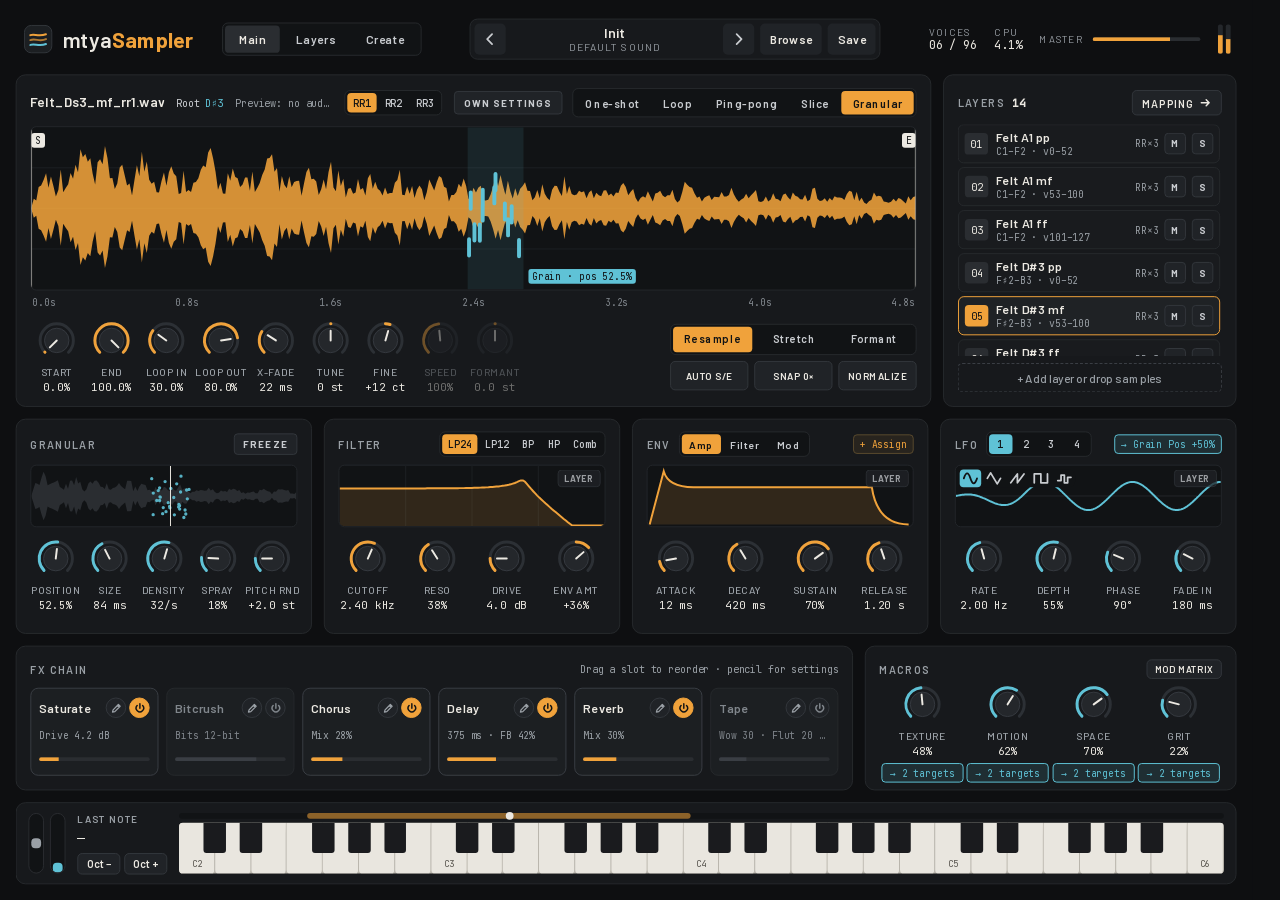
<file: ui/index.html>
<!doctype html>
<html lang="en">
<head>
<meta charset="utf-8">
<meta name="viewport" content="width=device-width, initial-scale=1">
<title>mtyaSampler</title>
<link rel="stylesheet" href="styles.css">
</head>
<body>
<div id="stage">
<div id="app" class="app">

<!-- ===== HEADER (shared by both pages) ===== -->
<header class="top">
  <div class="brand">
    <button class="brand-btn" id="about-btn" aria-label="About mtyaSampler" title="About mtyaSampler">
    <svg width="30" height="30" viewBox="0 0 30 30" aria-hidden="true"><rect x="1" y="1" width="28" height="28" rx="7" fill="#1C1F22" stroke="#33373C"/><path d="M7 11 C11 9 15 13 23 10" fill="none" stroke="var(--acc)" stroke-width="2" stroke-linecap="round"/><path d="M7 16 C12 14 17 18 23 15" fill="none" stroke="var(--acc)" stroke-opacity=".7" stroke-width="2" stroke-linecap="round"/><path d="M7 21 C11 19 16 23 23 20" fill="none" stroke="var(--mod)" stroke-width="2" stroke-linecap="round"/></svg>
    <span class="word">mtya<b>Sampler</b></span>
    </button>
    <nav class="seg neutral nav" aria-label="Pages" id="nav">
      <button data-page="main" aria-pressed="true">Main</button>
      <button data-page="layers" aria-pressed="false">Layers</button>
      <button data-page="create" aria-pressed="false">Create</button>
    </nav>
  </div>
  <div class="preset">
    <button class="icon-btn" aria-label="Previous preset" data-action="presetPrev"><svg width="14" height="14" viewBox="0 0 14 14" aria-hidden="true"><path d="M9 2 L4 7 L9 12" fill="none" stroke="currentColor" stroke-width="1.8" stroke-linecap="round" stroke-linejoin="round"/></svg></button>
    <div class="name"><b id="preset-name">Amber Dust</b><span id="preset-sub">Pads · Textures</span></div>
    <button class="icon-btn" aria-label="Next preset" data-action="presetNext"><svg width="14" height="14" viewBox="0 0 14 14" aria-hidden="true"><path d="M5 2 L10 7 L5 12" fill="none" stroke="currentColor" stroke-width="1.8" stroke-linecap="round" stroke-linejoin="round"/></svg></button>
    <button class="btn" data-action="presetBrowse">Browse</button>
    <button class="btn" data-action="presetSave">Save</button>
  </div>
  <div class="stats">
    <div class="stat"><span>Voices</span><span id="stat-voices">00 / 96</span></div>
    <div class="stat"><span>CPU</span><span id="stat-cpu">0.0%</span></div>
    <div class="master"><span>Master</span><div class="hslider" data-hslider="master_vol"></div></div>
    <div class="meter" aria-hidden="true"><div><i id="meter-l" style="height:0%"></i></div><div><i id="meter-r" style="height:0%"></i></div></div>
  </div>
</header>

<!-- ===== MAIN PAGE ===== -->
<main class="page" id="page-main">
  <div class="row1">
    <section class="panel editor" aria-label="Sample editor">
      <div class="ph" style="height:28px">
        <div class="ph-left" style="align-items:baseline;gap:12px">
          <h2 class="file" id="sel-file">—</h2>
          <span class="meta root-tag">Root <span id="sel-root">C3</span></span>
          <span class="meta" id="sel-file-meta">44.1 kHz · 24-bit · 4.82 s</span>
          <div class="seg mono rr-pick" role="group" aria-label="Round-robin variation to edit" id="rr-pick" hidden></div>
          <button class="toggle own-toggle" id="own-engine" data-own="engine" aria-pressed="false"
                  title="Off: this layer follows the instrument's sample and granular knobs. On: it has its own (playback mode, engine, speed, formant, tune, X-fade, grain settings).">Own settings</button>
        </div>
        <div class="seg lg" role="group" aria-label="Playback mode" data-choice="play_mode"></div>
      </div>
      <div class="well wave" id="wave">
        <svg viewBox="0 0 1000 200" preserveAspectRatio="none" role="img" aria-label="Waveform with start, end and loop markers">
          <path d="M0 50 H1000 M0 150 H1000" stroke="#1C1F23" vector-effect="non-scaling-stroke"/>
          <line x1="0" y1="100" x2="1000" y2="100" stroke="#262A2E" vector-effect="non-scaling-stroke"/>
          <rect id="w-loop" y="0" height="200" fill="var(--acc)" opacity=".1"/>
          <path id="w-path" fill="var(--acc)" fill-opacity=".88"/>
          <rect id="w-pre" x="0" y="0" height="200" fill="#0B0C0D" fill-opacity=".72"/>
          <rect id="w-post" y="0" height="200" fill="#0B0C0D" fill-opacity=".72"/>
          <path id="w-slices" stroke="#ECE9E2" stroke-opacity=".55" stroke-dasharray="3 3" vector-effect="non-scaling-stroke"/>
          <g id="w-grain"><rect id="w-grain-win" y="0" height="200" fill="var(--mod)" fill-opacity=".10"/><path id="w-grains" stroke="var(--mod)" stroke-width="4" stroke-linecap="round" vector-effect="non-scaling-stroke"/></g>
          <path id="w-looplines" stroke="var(--acc)" stroke-width="1.5" vector-effect="non-scaling-stroke"/>
          <path id="w-se" stroke="#ECE9E2" stroke-width="1.5" vector-effect="non-scaling-stroke"/>
          <line id="w-play" y1="0" y2="200" stroke="#fff" vector-effect="non-scaling-stroke" opacity="0"/>
          <path id="w-heads" stroke="#fff" stroke-width="1.5" stroke-opacity=".9" vector-effect="non-scaling-stroke"/>
        </svg>
        <span class="marker se" id="m-s">S</span><span class="marker se" id="m-e">E</span>
        <span class="marker lp" id="m-l1">L</span><span class="marker lp" id="m-l2">L</span>
        <span class="marker gr" id="m-g">Grain</span>
      </div>
      <div class="ruler" aria-hidden="true" id="ruler"></div>
      <div class="editor-foot">
        <div class="knobs tight" id="editor-knobs" data-knobs="loop_xfade,tune,fine,time_speed,formant"></div>
        <div class="editor-tools">
          <div class="seg fill" role="group" aria-label="Pitch and time engine" data-choice="stretch_mode" id="stretch-seg"
               title="Resample: pitch and speed together · Stretch: pitch and speed independent · Formant: pitch without changing the voice's character"></div>
          <div class="tool-row">
            <button class="btn" id="auto-points" data-keep-pop title="Find start and end from the sound level">Auto S/E</button>
            <button class="btn" data-action="snapZero" title="Move this sample's points to zero crossings">Snap 0×</button>
            <button class="btn" data-action="normalize" title="Turn this layer up to 0 dB (files unchanged)">Normalize</button>
          </div>
        </div>
      </div>
    </section>

    <section class="panel minilayers" aria-label="Layers">
      <div class="ph">
        <h2 class="h">Layers <span class="mono" style="letter-spacing:0;color:var(--text);margin-left:4px" id="layer-count">0</span></h2>
        <button class="btn" data-page-link="layers">Mapping <svg width="12" height="12" viewBox="0 0 12 12" aria-hidden="true"><path d="M2 6 H10 M7 3 L10 6 L7 9" fill="none" stroke="currentColor" stroke-width="1.5" stroke-linecap="round" stroke-linejoin="round"/></svg></button>
      </div>
      <div class="mlist" id="mini-layers"></div>
      <button class="btn ghost" style="height:30px;flex-shrink:0" data-action="addLayer">+ Add layer or drop samples</button>
    </section>
  </div>

  <div class="row2">
    <section class="panel" aria-label="Granular engine">
      <div class="ph"><h2 class="h">Granular</h2><button class="toggle" data-toggle="grn_freeze">Freeze</button></div>
      <div class="well disp"><svg viewBox="0 0 260 64" preserveAspectRatio="none" role="img" aria-label="Grain cloud"><path id="g-wave" fill="#2A2D31"/><path id="g-cloud" stroke="var(--mod)" stroke-linecap="round" vector-effect="non-scaling-stroke"/><line id="g-pos" y1="0" y2="64" stroke="#ECE9E2" vector-effect="non-scaling-stroke"/></svg></div>
      <div class="knobs five" data-knobs="grn_pos,grn_size,grn_density,grn_spray,grn_pitchrnd" data-color="mod"></div>
    </section>

    <section class="panel" aria-label="Filter">
      <div class="ph"><h2 class="h">Filter</h2><div class="seg mono" role="group" aria-label="Filter type" data-choice="flt_type"></div></div>
      <div class="well disp"><button class="toggle own-mini" data-own="filter" aria-pressed="false" title="Off: this layer uses the instrument's filter. On: it has its own.">Layer</button><svg viewBox="0 0 260 64" preserveAspectRatio="none" role="img" aria-label="Filter response"><path d="M65 0 V64 M130 0 V64 M195 0 V64" stroke="#1E2124" vector-effect="non-scaling-stroke"/><path id="f-fill" fill="var(--acc)" fill-opacity=".14"/><path id="f-curve" fill="none" stroke="var(--acc)" stroke-width="2" vector-effect="non-scaling-stroke"/></svg></div>
      <div class="knobs" data-knobs="flt_cutoff,flt_reso,flt_drive,flt_envamt"></div>
    </section>

    <section class="panel" aria-label="Envelopes">
      <div class="ph">
        <div class="ph-left"><h2 class="h">Env</h2>
          <div class="seg" role="tablist" aria-label="Envelope" id="env-tabs">
            <button role="tab" data-tab="1" aria-selected="true">Amp</button>
            <button role="tab" data-tab="2" aria-selected="false">Filter</button>
            <button role="tab" data-tab="3" aria-selected="false" data-color="mod">Mod</button>
          </div>
        </div>
        <button class="modtag acc" id="env-tag" data-keep-pop>Amp</button>
      </div>
      <div class="well disp"><button class="toggle own-mini" data-own="envs" aria-pressed="false" title="Off: this layer uses the instrument's envelopes. On: it has its own Env 1–3.">Layer</button><svg viewBox="0 0 260 64" preserveAspectRatio="none" role="img" aria-label="Envelope shape"><path id="e-fill" fill-opacity=".14"/><path id="e-curve" fill="none" stroke-width="2" vector-effect="non-scaling-stroke"/></svg></div>
      <div class="knobs" data-knobs="env1_attack,env1_decay,env1_sustain,env1_release" data-group="env1"></div>
      <div class="knobs" data-knobs="env2_attack,env2_decay,env2_sustain,env2_release" data-group="env2" hidden></div>
      <div class="knobs" data-knobs="env3_attack,env3_decay,env3_sustain,env3_release" data-group="env3" data-color="mod" hidden></div>
    </section>

    <section class="panel" aria-label="LFOs">
      <div class="ph">
        <div class="ph-left"><h2 class="h">LFO</h2>
          <div class="seg mod mono" role="tablist" aria-label="LFO" id="lfo-tabs">
            <button role="tab" data-tab="1" aria-label="LFO 1" aria-selected="true" style="width:24px">1</button>
            <button role="tab" data-tab="2" aria-label="LFO 2" aria-selected="false" style="width:24px">2</button>
            <button role="tab" data-tab="3" aria-label="LFO 3" aria-selected="false" style="width:24px">3</button>
            <button role="tab" data-tab="4" aria-label="LFO 4" aria-selected="false" style="width:24px">4</button>
          </div>
        </div>
        <button class="modtag" id="lfo-dest" data-keep-pop>→ Grain Pos</button>
      </div>
      <div class="well disp">
        <button class="toggle own-mini" data-own="lfos" aria-pressed="false" title="Off: this layer uses the instrument's LFOs. On: it has its own LFO 1–4 (the instrument's stay available as Common LFOs).">Layer</button>
        <svg viewBox="0 0 260 64" preserveAspectRatio="none" role="img" aria-label="LFO waveform"><line x1="0" y1="32" x2="260" y2="32" stroke="#23262A" vector-effect="non-scaling-stroke"/><path id="l-curve" fill="none" stroke="var(--mod)" stroke-width="2" stroke-linejoin="round" vector-effect="non-scaling-stroke"/></svg>
        <div class="seg mod shape-overlay" role="group" aria-label="LFO 1 shape" data-choice="lfo1_shape" data-icons="lfo" data-group="lfo1"></div>
        <div class="seg mod shape-overlay" role="group" aria-label="LFO 2 shape" data-choice="lfo2_shape" data-icons="lfo" data-group="lfo2" hidden></div>
        <div class="seg mod shape-overlay" role="group" aria-label="LFO 3 shape" data-choice="lfo3_shape" data-icons="lfo" data-group="lfo3" hidden></div>
        <div class="seg mod shape-overlay" role="group" aria-label="LFO 4 shape" data-choice="lfo4_shape" data-icons="lfo" data-group="lfo4" hidden></div>
      </div>
      <div class="knobs" data-knobs="lfo1_rate,lfo1_depth,lfo1_phase,lfo1_fade" data-color="mod" data-group="lfo1"></div>
      <div class="knobs" data-knobs="lfo2_rate,lfo2_depth,lfo2_phase,lfo2_fade" data-color="mod" data-group="lfo2" hidden></div>
      <div class="knobs" data-knobs="lfo3_rate,lfo3_depth,lfo3_phase,lfo3_fade" data-color="mod" data-group="lfo3" hidden></div>
      <div class="knobs" data-knobs="lfo4_rate,lfo4_depth,lfo4_phase,lfo4_fade" data-color="mod" data-group="lfo4" hidden></div>
    </section>
  </div>

  <div class="row3">
    <section class="panel fx" aria-label="Effects chain">
      <div class="ph" style="height:18px"><h2 class="h">FX Chain</h2><span class="meta">Drag a slot to reorder · pencil for settings</span></div>
      <div class="fxgrid" id="fx-grid"></div>
    </section>
    <section class="panel macros" aria-label="Macros">
      <div class="ph" style="height:18px"><h2 class="h">Macros</h2><button class="btn small" id="open-matrix">Mod matrix</button></div>
      <div class="knobs around" data-knobs="macro1,macro2,macro3,macro4" data-color="mod"></div>
      <div class="macro-routes" id="macro-routes">
        <button class="modtag" data-macro="1" data-keep-pop></button><button class="modtag" data-macro="2" data-keep-pop></button>
        <button class="modtag" data-macro="3" data-keep-pop></button><button class="modtag" data-macro="4" data-keep-pop></button>
      </div>
    </section>
  </div>

  <section class="panel kbd-panel" aria-label="Keyboard">
    <div class="wheels">
      <div class="wheel" id="pitch-wheel" role="slider" tabindex="0" aria-label="Pitch wheel" aria-valuemin="-1" aria-valuemax="1" aria-valuenow="0"><i style="top:calc(50% - 5px)"></i></div>
      <div class="wheel modw" id="mod-wheel" role="slider" tabindex="0" aria-label="Mod wheel" aria-valuemin="0" aria-valuemax="127" aria-valuenow="0"><b style="height:0%"></b><i style="bottom:0%"></i></div>
    </div>
    <div class="kbd-info">
      <span class="h" style="font-size:10px">Last note</span>
      <span class="mono" style="font-size:13px" id="last-note">—</span>
      <div style="display:flex;gap:4px"><button class="btn" id="oct-down" aria-label="Octave down">Oct −</button><button class="btn" id="oct-up" aria-label="Octave up">Oct +</button></div>
    </div>
    <div class="kbd-wrap">
      <div class="zonebar" aria-hidden="true"><div class="z" id="zone-z"></div><div class="r" id="zone-r"></div></div>
      <div class="keys" id="keys"></div>
    </div>
  </section>
</main>

<!-- ===== LAYERS PAGE ===== -->
<main class="page" id="page-layers" hidden>
  <div class="lbody">
    <div class="lcol">
      <section class="panel map" aria-label="Key and velocity map">
        <div class="ph" style="height:24px">
          <h2 class="h">Key / Velocity Map</h2>
          <div class="seg neutral" role="group" aria-label="Show group" id="group-filter"></div>
          <div style="display:flex;gap:6px"><button class="btn" style="height:24px" data-action="fillGaps">Fill gaps</button><button class="btn" style="height:24px" data-action="autoMap">Auto-map by name</button></div>
        </div>
        <div class="map-area">
          <div class="vaxis" aria-hidden="true"><span>127</span><span>96</span><span>64</span><span>32</span><span>0</span></div>
          <div class="map-col">
            <div class="grid" id="grid"></div>
            <div class="strip" id="strip" aria-hidden="true"></div>
            <div class="octs" id="octs" aria-hidden="true"></div>
          </div>
        </div>
      </section>

      <section class="panel table-panel" aria-label="Layer list">
        <div class="ph">
          <h2 class="h">All Layers</h2>
          <div style="display:flex;gap:6px">
            <button class="btn" style="height:22px" data-action="importSamples">Import folder…</button>
            <button class="btn" style="height:22px" data-action="addLayer">Add</button>
            <button class="btn" style="height:22px" data-action="duplicateLayer">Duplicate</button>
            <button class="btn" style="height:22px" data-action="deleteLayer">Delete</button>
          </div>
        </div>
        <div class="tbox">
          <table>
            <thead><tr><th style="width:28px">#</th><th>Layer</th><th>Group</th><th>Keys</th><th>Root</th><th>Velocity</th><th>RR</th><th>Vol</th><th>Pan</th><th>Out</th><th style="width:56px"><span class="sr">Mute and solo</span></th></tr></thead>
            <tbody id="layer-rows"></tbody>
          </table>
        </div>
      </section>

      <div class="row-bottom">
        <section class="panel rr" aria-label="Round robin variations">
          <div class="ph">
            <div class="ph-left" style="align-items:baseline;gap:10px"><h2 class="h">Round Robin</h2><span class="meta" id="rr-summary"></span></div>
            <button class="btn" style="height:24px" id="rr-audition"><svg width="10" height="10" viewBox="0 0 10 10" aria-hidden="true"><path d="M2 1 L9 5 L2 9 Z" fill="currentColor"/></svg>Audition next</button>
          </div>
          <div class="rrgrid" id="rr-grid"></div>
        </section>
        <section class="panel velc" aria-label="Velocity curve">
          <div class="ph"><h2 class="h">Velocity Curve</h2><div class="seg" role="group" aria-label="Curve preset" id="curve-seg"></div></div>
          <div class="body">
            <div class="well" style="flex:1"><svg viewBox="0 0 100 100" preserveAspectRatio="none" role="img" aria-label="Velocity response curve"><path d="M25 0 V100 M50 0 V100 M75 0 V100 M0 25 H100 M0 50 H100 M0 75 H100" stroke="#1E2124" vector-effect="non-scaling-stroke"/><path d="M0 100 L100 0" stroke="#2C3035" stroke-dasharray="3 3" vector-effect="non-scaling-stroke"/><path id="vc-path" fill="none" stroke="var(--acc)" stroke-width="2" vector-effect="non-scaling-stroke"/></svg></div>
            <div class="side"><div class="stat"><span>In</span><span id="vc-in">96</span></div><div class="stat"><span>Out</span><span id="vc-out">—</span></div></div>
          </div>
        </section>
      </div>
    </div>

    <aside class="panel inspector" aria-label="Layer inspector" id="inspector"></aside>
  </div>
</main>

<!-- ===== CREATE PAGE: sample-recording assistant ===== -->
<main class="page" id="page-create" hidden>
  <div class="cbody">
    <section class="panel setup" aria-label="Recording session setup">
      <div class="ph"><h2 class="h">New Recording Session</h2><span class="meta" id="setup-lock" hidden>Locked while recording</span></div>
      <fieldset class="setup-form" id="setup-form">
        <div class="sec">
          <h3 class="h">Instrument</h3>
          <div class="inst-grid" id="inst-grid" role="group" aria-label="Instrument preset"></div>
        </div>
        <div class="sep"></div>
        <div class="sec">
          <h3 class="h">Notes</h3>
          <div class="fields c3">
            <div class="field"><label for="c-low">Lowest note</label><input id="c-low" data-key="low" data-kind="note" spellcheck="false"></div>
            <div class="field"><label for="c-high">Highest note</label><input id="c-high" data-key="high" data-kind="note" spellcheck="false"></div>
            <div class="field"><label for="c-name">Session name</label><input id="c-name" data-key="name" data-kind="text" spellcheck="false"></div>
          </div>
          <div class="field"><label id="c-step-l">Sample every…</label><div class="seg fill" role="group" aria-labelledby="c-step-l" data-seg="step"></div></div>
          <div class="range-kbd" id="range-kbd" aria-hidden="true"></div>
          <span class="meta" id="range-info"></span>
        </div>
        <div class="sep"></div>
        <div class="sec">
          <h3 class="h">Takes</h3>
          <div class="fields c3">
            <div class="field"><label for="c-rr">Round robins</label><div class="stepper"><button type="button" data-step="rr:-1" aria-label="Fewer round robins">−</button><input id="c-rr" data-key="rr" data-kind="int" data-min="1" data-max="8"><button type="button" data-step="rr:1" aria-label="More round robins">+</button></div></div>
            <div class="field"><label for="c-vel">Velocity layers</label><div class="stepper"><button type="button" data-step="vel:-1" aria-label="Fewer velocity layers">−</button><input id="c-vel" data-key="vel" data-kind="int" data-min="1" data-max="4"><button type="button" data-step="vel:1" aria-label="More velocity layers">+</button></div></div>
            <div class="field"><label for="c-max">Max length (s)</label><div class="stepper"><button type="button" data-step="maxSec:-1" aria-label="Shorter">−</button><input id="c-max" data-key="maxSec" data-kind="num" data-min="1" data-max="30"><button type="button" data-step="maxSec:1" aria-label="Longer">+</button></div></div>
          </div>
          <div class="fields c2">
            <div class="field"><label id="c-order-l">Order</label><div class="seg fill" role="group" aria-labelledby="c-order-l" data-seg="order"></div></div>
            <div class="field"><label id="c-dir-l">Direction</label><div class="seg fill" role="group" aria-labelledby="c-dir-l" data-seg="direction"></div></div>
          </div>
        </div>
        <div class="sep"></div>
        <div class="sec">
          <h3 class="h">Assistant</h3>
          <div class="fields c3">
            <div class="field"><label for="c-beats">Count-in beats</label><input id="c-beats" data-key="countBeats" data-kind="int" data-min="1" data-max="8"></div>
            <div class="field"><label for="c-bpm">Count-in BPM</label><input id="c-bpm" data-key="bpm" data-kind="int" data-min="40" data-max="200"></div>
            <div class="field"><label for="c-tone">Tone length (s)</label><input id="c-tone" data-key="toneSec" data-kind="num" data-min="0" data-max="5"></div>
          </div>
          <div class="checks">
            <label class="check"><input type="checkbox" data-key="voice"> Spoken prompts</label>
            <label class="check"><input type="checkbox" data-key="tone"> Reference tone</label>
            <label class="check"><input type="checkbox" data-key="autoAdvance"> Go on automatically</label>
          </div>
        </div>
        <div class="sep"></div>
        <div class="sec" id="midi-sec">
          <h3 class="h">Auto-sample over MIDI</h3>
          <label class="check"><input type="checkbox" data-key="midi"> Play each note from the plugin's MIDI out (no prompts or count-in)</label>
          <div class="fields c3">
            <div class="field"><label for="c-mch">MIDI channel</label><input id="c-mch" data-key="midiChannel" data-kind="int" data-min="1" data-max="16"></div>
            <div class="field"><label for="c-hold">Hold note (s)</label><input id="c-hold" data-key="holdSec" data-kind="num" data-min="0.05" data-max="30"></div>
            <div class="field"><label for="c-gap">Gap between (s)</label><input id="c-gap" data-key="gapSec" data-kind="num" data-min="0" data-max="10"></div>
          </div>
          <span class="meta wrap" id="midi-hint">Route mtyaSampler's MIDI output to your synth, and the synth's audio back into mtyaSampler's input. Each take records until the release dies away.</span>
        </div>
        <div class="sep"></div>
        <div class="sec">
          <h3 class="h">Recording</h3>
          <div class="fields c3">
            <div class="field"><label id="c-in-l">Input</label><select data-key="input" aria-labelledby="c-in-l"><option value="stereo">Stereo</option><option value="left">Left (mono)</option><option value="right">Right (mono)</option></select></div>
            <div class="field"><label for="c-thr">Start level (dB)</label><input id="c-thr" data-key="thresholdDb" data-kind="num" data-min="-80" data-max="-6"></div>
            <div class="field"><label for="c-sil">Stop after silence (ms)</label><input id="c-sil" data-key="silenceMs" data-kind="int" data-min="0" data-max="5000"></div>
            <div class="field"><label for="c-pre">Keep before start (ms)</label><input id="c-pre" data-key="prerollMs" data-kind="int" data-min="0" data-max="500"></div>
            <div class="field"><label for="c-fade">Fade-out (ms)</label><input id="c-fade" data-key="fadeMs" data-kind="int" data-min="0" data-max="2000"></div>
            <div class="field"><label id="c-norm-l">Normalize</label><select data-key="normalize" aria-labelledby="c-norm-l"><option value="off">Off</option><option value="session">Whole session</option><option value="take">Each take</option></select></div>
          </div>
          <div class="checks">
            <label class="check"><input type="checkbox" data-key="monitor"> Hear the input</label>

          </div>
          <div class="field"><label id="c-from-l">Start from</label><div class="seg fill" role="group" aria-labelledby="c-from-l" data-seg="startFrom"></div></div>
          <div class="field"><label for="c-folder">Save samples to</label><div class="folder"><input id="c-folder" data-key="folder" data-kind="text" spellcheck="false"><button type="button" class="btn" id="choose-folder">Choose…</button></div></div>
        </div>
      </fieldset>
      <div class="setup-foot">
        <div><b id="plan-takes">0 takes</b><span class="meta" id="plan-detail"></span></div>
        <button class="btn primary big" id="rec-start"><svg width="12" height="12" viewBox="0 0 12 12" aria-hidden="true"><circle cx="6" cy="6" r="5" fill="currentColor"/></svg>Start session</button>
      </div>
    </section>

    <div class="ccol">
      <section class="panel session" aria-label="Recording session">
        <div class="ph">
          <h2 class="h">Session</h2>
          <ol class="phases" id="phases" aria-label="Steps for each take">
            <li data-phase="announce">Announce</li><li data-phase="tone">Tone</li><li data-phase="countin">Count-in</li><li data-phase="record">Record</li><li data-phase="save">Save</li>
          </ol>
        </div>
        <div class="stage-row">
          <div class="prompt" aria-live="polite">
            <span class="prompt-label" id="p-label">Ready when you are</span>
            <span class="prompt-note" id="p-note">—</span>
            <span class="prompt-sub" id="p-sub">Choose your settings, then press Start session.</span>
          </div>
          <div class="count" id="p-count" aria-hidden="true"></div>
        </div>
        <div class="well take-wave">
          <svg viewBox="0 0 400 100" preserveAspectRatio="none" role="img" aria-label="Current take waveform"><line x1="0" y1="50" x2="400" y2="50" stroke="#262A2E" vector-effect="non-scaling-stroke"/><path id="t-wave" fill="var(--rec)"/><line id="t-max" y1="0" y2="100" stroke="#3A3E44" stroke-dasharray="3 3" vector-effect="non-scaling-stroke"/></svg>
          <span class="rec-badge" id="rec-badge" hidden><i></i>REC <span id="rec-time">0.0 s</span></span>
        </div>
        <div class="meter-row">
          <span class="h" style="font-size:10px">Input</span>
          <div class="hmeter" aria-hidden="true"><div class="hm-fill" id="in-fill"></div><div class="hm-thr" id="in-thr"></div></div>
          <span class="mono" id="in-db" style="width:64px;text-align:right;font-size:12px">−∞ dB</span>
          <span class="clip" id="in-clip">CLIP</span>
        </div>
        <div class="transport">
          <button class="btn" id="rec-pause" disabled>Pause</button>
          <button class="btn" id="rec-retake" disabled>Retake</button>
          <button class="btn" id="rec-skip" disabled>Skip</button>
          <button class="btn" id="rec-next" disabled hidden>Keep &amp; next</button>
          <span style="flex:1"></span>
          <span class="meta" id="rec-progress-txt">0 / 0 takes</span>
          <button class="btn" id="rec-stop" disabled>Stop</button>
        </div>
        <div class="progress" aria-hidden="true"><div id="rec-progress"></div></div>
      </section>

      <div class="crow">
        <section class="panel takemap" aria-label="Take map">
          <div class="ph"><h2 class="h">Take Map</h2><span class="meta">Click a cell to record or redo it</span></div>
          <div class="tm-legend meta"><span><i class="lg pend"></i>To do</span><span><i class="lg cur"></i>Now</span><span><i class="lg done"></i>Saved</span><span><i class="lg bad"></i>Check</span><span><i class="lg skip"></i>Skipped</span></div>
          <div class="tm-scroll"><div class="tm-grid" id="tm-grid"></div></div>
        </section>
        <section class="panel recent" aria-label="Recent takes">
          <div class="ph"><h2 class="h">Recent Takes</h2><button class="btn" style="height:22px" data-page-link="layers">Open in Layers</button></div>
          <div class="recent-list" id="recent-list"><p class="meta empty">Saved takes show up here and go straight into the layer map.</p></div>
        </section>
      </div>
    </div>
  </div>
</main>

<div class="toast" id="toast" role="status" aria-live="polite"></div>
<div class="drop-zone" id="drop-zone" hidden><div><b>Drop samples to import</b><span class="meta">They're copied to Documents/mtyaSampler/Samples/Dropped and mapped by name</span></div></div>
</div>
</div>
<script type="module" src="js/main.js"></script>
</body>
</html>
</file>
<file: ui/styles.css>
/* mtyaSampler UI — "graphite hardware" look.
   The editor is a fixed 1280×920 canvas that js/main.js scales to the plugin window. */
/* Bundled fonts (SIL Open Font License, see Barlow-OFL.txt and JetBrainsMono-OFL.txt), so the UI looks right offline */
@font-face { font-family: 'Barlow'; font-style: normal; font-weight: 400; font-display: block; src: url(fonts/barlow-400-latin-ext.woff2) format('woff2'); unicode-range: U+0100-02BA, U+02BD-02C5, U+02C7-02CC, U+02CE-02D7, U+02DD-02FF, U+0304, U+0308, U+0329, U+1D00-1DBF, U+1E00-1E9F, U+1EF2-1EFF, U+2020, U+20A0-20AB, U+20AD-20C4, U+2113, U+2C60-2C7F, U+A720-A7FF; }
@font-face { font-family: 'Barlow'; font-style: normal; font-weight: 400; font-display: block; src: url(fonts/barlow-400-latin.woff2) format('woff2'); unicode-range: U+0000-00FF, U+0131, U+0152-0153, U+02BB-02BC, U+02C6, U+02DA, U+02DC, U+0304, U+0308, U+0329, U+2000-206F, U+20AC, U+2122, U+2191, U+2193, U+2212, U+2215, U+FEFF, U+FFFD; }
@font-face { font-family: 'Barlow'; font-style: normal; font-weight: 500; font-display: block; src: url(fonts/barlow-500-latin-ext.woff2) format('woff2'); unicode-range: U+0100-02BA, U+02BD-02C5, U+02C7-02CC, U+02CE-02D7, U+02DD-02FF, U+0304, U+0308, U+0329, U+1D00-1DBF, U+1E00-1E9F, U+1EF2-1EFF, U+2020, U+20A0-20AB, U+20AD-20C4, U+2113, U+2C60-2C7F, U+A720-A7FF; }
@font-face { font-family: 'Barlow'; font-style: normal; font-weight: 500; font-display: block; src: url(fonts/barlow-500-latin.woff2) format('woff2'); unicode-range: U+0000-00FF, U+0131, U+0152-0153, U+02BB-02BC, U+02C6, U+02DA, U+02DC, U+0304, U+0308, U+0329, U+2000-206F, U+20AC, U+2122, U+2191, U+2193, U+2212, U+2215, U+FEFF, U+FFFD; }
@font-face { font-family: 'Barlow'; font-style: normal; font-weight: 600; font-display: block; src: url(fonts/barlow-600-latin-ext.woff2) format('woff2'); unicode-range: U+0100-02BA, U+02BD-02C5, U+02C7-02CC, U+02CE-02D7, U+02DD-02FF, U+0304, U+0308, U+0329, U+1D00-1DBF, U+1E00-1E9F, U+1EF2-1EFF, U+2020, U+20A0-20AB, U+20AD-20C4, U+2113, U+2C60-2C7F, U+A720-A7FF; }
@font-face { font-family: 'Barlow'; font-style: normal; font-weight: 600; font-display: block; src: url(fonts/barlow-600-latin.woff2) format('woff2'); unicode-range: U+0000-00FF, U+0131, U+0152-0153, U+02BB-02BC, U+02C6, U+02DA, U+02DC, U+0304, U+0308, U+0329, U+2000-206F, U+20AC, U+2122, U+2191, U+2193, U+2212, U+2215, U+FEFF, U+FFFD; }
@font-face { font-family: 'Barlow'; font-style: normal; font-weight: 700; font-display: block; src: url(fonts/barlow-700-latin-ext.woff2) format('woff2'); unicode-range: U+0100-02BA, U+02BD-02C5, U+02C7-02CC, U+02CE-02D7, U+02DD-02FF, U+0304, U+0308, U+0329, U+1D00-1DBF, U+1E00-1E9F, U+1EF2-1EFF, U+2020, U+20A0-20AB, U+20AD-20C4, U+2113, U+2C60-2C7F, U+A720-A7FF; }
@font-face { font-family: 'Barlow'; font-style: normal; font-weight: 700; font-display: block; src: url(fonts/barlow-700-latin.woff2) format('woff2'); unicode-range: U+0000-00FF, U+0131, U+0152-0153, U+02BB-02BC, U+02C6, U+02DA, U+02DC, U+0304, U+0308, U+0329, U+2000-206F, U+20AC, U+2122, U+2191, U+2193, U+2212, U+2215, U+FEFF, U+FFFD; }
@font-face { font-family: 'JetBrains Mono'; font-style: normal; font-weight: 400; font-display: block; src: url(fonts/jetbrains-mono-latin-ext.woff2) format('woff2'); unicode-range: U+0100-02BA, U+02BD-02C5, U+02C7-02CC, U+02CE-02D7, U+02DD-02FF, U+0304, U+0308, U+0329, U+1D00-1DBF, U+1E00-1E9F, U+1EF2-1EFF, U+2020, U+20A0-20AB, U+20AD-20C4, U+2113, U+2C60-2C7F, U+A720-A7FF; }
@font-face { font-family: 'JetBrains Mono'; font-style: normal; font-weight: 400; font-display: block; src: url(fonts/jetbrains-mono-latin.woff2) format('woff2'); unicode-range: U+0000-00FF, U+0131, U+0152-0153, U+02BB-02BC, U+02C6, U+02DA, U+02DC, U+0304, U+0308, U+0329, U+2000-206F, U+20AC, U+2122, U+2191, U+2193, U+2212, U+2215, U+FEFF, U+FFFD; }
@font-face { font-family: 'JetBrains Mono'; font-style: normal; font-weight: 500; font-display: block; src: url(fonts/jetbrains-mono-latin-ext.woff2) format('woff2'); unicode-range: U+0100-02BA, U+02BD-02C5, U+02C7-02CC, U+02CE-02D7, U+02DD-02FF, U+0304, U+0308, U+0329, U+1D00-1DBF, U+1E00-1E9F, U+1EF2-1EFF, U+2020, U+20A0-20AB, U+20AD-20C4, U+2113, U+2C60-2C7F, U+A720-A7FF; }
@font-face { font-family: 'JetBrains Mono'; font-style: normal; font-weight: 500; font-display: block; src: url(fonts/jetbrains-mono-latin.woff2) format('woff2'); unicode-range: U+0000-00FF, U+0131, U+0152-0153, U+02BB-02BC, U+02C6, U+02DA, U+02DC, U+0304, U+0308, U+0329, U+2000-206F, U+20AC, U+2122, U+2191, U+2193, U+2212, U+2215, U+FEFF, U+FFFD; }

:root {
  --acc: #F0A23B;          /* sample / filter / amp accent */
  --mod: #5FC2D6;          /* modulation accent */
  --bg: #0E0F11;
  --panel: #17191C;
  --panel-2: #1C1F22;
  --well: #111315;
  --line: #26292D;
  --line-2: #33373C;
  --btn: #202327;
  --text: #ECE9E2;
  --text-2: #C9CCD0;
  --muted: #9AA0A6;
  --dim: #80868C;
  --ink: #111315;          /* text on accent fills */
  --rec: #E8664A;          /* recording / problems */
  --font: "Barlow", "Segoe UI", system-ui, sans-serif;
  --mono: "JetBrains Mono", "Cascadia Mono", Consolas, monospace;
}

* { box-sizing: border-box; }
html, body { margin: 0; height: 100%; background: var(--bg); overflow: hidden; }
body { font-family: var(--font); color: var(--text); -webkit-user-select: none; user-select: none; }
button, input, select { font-family: inherit; color: inherit; }
button { cursor: pointer; }
:focus-visible { outline: 2px solid var(--acc); outline-offset: 2px; }
[hidden] { display: none !important; }

#stage { position: fixed; inset: 0; display: flex; align-items: flex-start; justify-content: flex-start; }
.app {
  width: 1280px; height: 920px; padding: 16px; display: flex; flex-direction: column; gap: 12px;
  transform-origin: 0 0; background: var(--bg);
}
.page { flex: 1; min-height: 0; display: flex; flex-direction: column; gap: 12px; }

/* ---------- shared bits ---------- */
.panel { background: var(--panel); border: 1px solid var(--line); border-radius: 10px; padding: 14px; display: flex; flex-direction: column; gap: 10px; min-width: 0; }
.ph { height: 22px; display: flex; align-items: center; justify-content: space-between; gap: 8px; flex-shrink: 0; }
.ph-left { display: flex; align-items: center; gap: 8px; min-width: 0; }
.h { margin: 0; font-size: 11px; letter-spacing: .14em; text-transform: uppercase; font-weight: 600; color: var(--muted); white-space: nowrap; }
.mono { font-family: var(--mono); }
.meta { font-family: var(--mono); font-size: 10.5px; color: var(--muted); white-space: nowrap; }
.tag { font-family: var(--mono); font-size: 10px; color: var(--ink); background: var(--mod); border-radius: 3px; padding: 1px 5px; white-space: nowrap; }
.well { background: var(--well); border: 1px solid #23262A; border-radius: 6px; overflow: hidden; position: relative; }
.well svg { display: block; width: 100%; height: 100%; }

.btn { height: 26px; border: 1px solid var(--line-2); border-radius: 5px; background: var(--btn); color: var(--text); padding: 0 10px; font-size: 11px; font-weight: 600; letter-spacing: .08em; text-transform: uppercase; display: inline-flex; align-items: center; justify-content: center; gap: 6px; white-space: nowrap; }
.btn:hover { background: #272A2F; }
.btn.primary { background: var(--acc); border-color: var(--acc); color: var(--ink); }
.btn.ghost { border-style: dashed; border-color: #3A3E44; background: transparent; color: var(--muted); text-transform: none; letter-spacing: 0; font-size: 12px; font-weight: 500; }
.icon-btn { width: 28px; height: 28px; border: 1px solid var(--line-2); border-radius: 5px; background: var(--btn); color: var(--text-2); display: inline-flex; align-items: center; justify-content: center; padding: 0; }

/* segmented control (choice params, tabs) */
.seg { display: flex; gap: 2px; background: var(--well); border: 1px solid var(--line); border-radius: 6px; padding: 2px; }
.seg button { height: 20px; padding: 0 8px; border: 0; border-radius: 4px; background: transparent; color: var(--text-2); font-size: 10.5px; font-weight: 600; letter-spacing: .06em; white-space: nowrap; display: inline-flex; align-items: center; justify-content: center; gap: 5px; }
.seg button:hover { color: var(--text); }
.seg button[aria-pressed="true"], .seg button[aria-selected="true"] { background: var(--seg-on, var(--acc)); color: var(--ink); }
.seg.mod { --seg-on: var(--mod); }
.seg button[data-color="mod"] { --seg-on: var(--mod); }
.seg.neutral { --seg-on: #2A2D31; }
.seg.neutral button[aria-pressed="true"] { color: var(--text); }
.seg.lg button { height: 24px; padding: 0 11px; font-size: 11.5px; }
.seg.mono button { font-family: var(--mono); font-weight: 500; letter-spacing: 0; padding: 0 6px; }
.seg.fill { display: grid; grid-auto-flow: column; grid-auto-columns: minmax(0, 1fr); }
.seg.fill button { height: 24px; font-size: 11px; }

/* toggle (bool params) */
.toggle { height: 22px; padding: 0 9px; border-radius: 4px; border: 1px solid var(--line-2); background: var(--btn); color: var(--text-2); font-size: 10px; font-weight: 700; letter-spacing: .12em; text-transform: uppercase; }
.toggle[aria-pressed="true"] { background: var(--mod); border-color: var(--mod); color: var(--ink); }
.power { width: 24px; height: 24px; border-radius: 12px; border: 1px solid var(--line-2); background: var(--btn); color: var(--dim); display: inline-flex; align-items: center; justify-content: center; padding: 0; }
.power[aria-pressed="true"] { background: var(--acc); border-color: var(--acc); color: var(--ink); }

/* knob */
.knobs { display: flex; justify-content: space-between; }
.knobs.tight { justify-content: flex-start; gap: 4px; }
.knobs.around { justify-content: space-around; }
.knobs.five .knob { width: 52px; }
.knob { width: 60px; display: flex; flex-direction: column; align-items: center; gap: 3px; --kc: var(--acc); }
.knob.mod { --kc: var(--mod); }
.knob-dial { width: 44px; height: 44px; border-radius: 50%; cursor: ns-resize; touch-action: none; }
.knob-dial svg { display: block; }
.k-track { fill: none; stroke: #2C3035; stroke-width: 3; stroke-linecap: round; }
.k-arc { fill: none; stroke: var(--kc); stroke-width: 3; stroke-linecap: round; }
.k-cap { fill: #24272B; stroke: #363A40; stroke-width: 1; }
.knob-dial:hover .k-cap { fill: #2A2D31; }
.k-ptr { stroke: var(--text); stroke-width: 2; stroke-linecap: round; }
.k-label { font-size: 10.5px; letter-spacing: .06em; text-transform: uppercase; color: var(--muted); font-weight: 500; white-space: nowrap; }
.k-value { font-family: var(--mono); font-size: 11px; color: var(--text); white-space: nowrap; }

/* horizontal mini slider (FX amounts) */
.hslider { height: 14px; display: flex; align-items: center; cursor: ew-resize; touch-action: none; border-radius: 3px; }
.hslider .rail { flex: 1; height: 4px; background: #2A2D31; border-radius: 2px; position: relative; overflow: hidden; }
.hslider .fill { position: absolute; left: 0; top: 0; bottom: 0; background: var(--acc); }
.off .hslider .fill { background: #3A3E44; }

/* ---------- header ---------- */
.top { height: 48px; flex-shrink: 0; display: flex; align-items: center; justify-content: space-between; gap: 16px; padding: 0 6px; }
.brand { display: flex; align-items: center; gap: 12px; }
.brand-btn { display: flex; align-items: center; gap: 10px; border: 0; background: transparent; padding: 2px 6px 2px 2px; border-radius: 8px; }
.brand-btn:hover { background: #1C1F22; }
.brand .word { font-size: 22px; font-weight: 600; letter-spacing: .01em; color: var(--text); }
.brand .word b { font-weight: 700; color: var(--acc); }
.nav { margin-left: 12px; }
.nav button { height: 28px; padding: 0 14px; font-size: 12px; }
.preset { display: flex; align-items: center; gap: 6px; background: var(--panel); border: 1px solid var(--line); border-radius: 8px; padding: 4px; width: 420px; }
.preset .icon-btn { width: 32px; height: 32px; border: 0; }
.preset .name { flex: 1; display: flex; flex-direction: column; align-items: center; line-height: 1.15; }
.preset .name b { font-size: 14px; font-weight: 600; }
.preset .name span { font-size: 10.5px; letter-spacing: .12em; text-transform: uppercase; color: var(--muted); }
.preset .btn { height: 32px; border: 0; text-transform: none; letter-spacing: .04em; font-size: 12px; }
.stats { display: flex; align-items: center; gap: 18px; }
.stat { display: flex; flex-direction: column; line-height: 1.2; }
.stat span:first-child { font-size: 10px; letter-spacing: .14em; text-transform: uppercase; color: var(--muted); }
.stat span:last-child { font-family: var(--mono); font-size: 12px; }
.master { display: flex; align-items: center; gap: 10px; font-size: 10px; letter-spacing: .14em; text-transform: uppercase; color: var(--muted); }
.master .hslider { width: 110px; }
.meter { display: flex; gap: 3px; height: 30px; align-items: flex-end; }
.meter div { width: 5px; height: 30px; background: #24272B; border-radius: 2px; position: relative; overflow: hidden; }
.meter i { position: absolute; bottom: 0; left: 0; right: 0; background: var(--acc); transition: height 60ms linear; }

/* ---------- main page ---------- */
.row1 { height: 340px; flex-shrink: 0; display: flex; gap: 12px; }
.editor { flex: 1; }
.editor .file { margin: 0; font-size: 14px; font-weight: 600; white-space: nowrap; }
.wave { height: 168px; flex-shrink: 0; }
.marker { position: absolute; transform: translateX(-50%); font-family: var(--mono); font-size: 10px; border-radius: 3px; padding: 1px 4px; pointer-events: none; }
.marker.se { top: 6px; background: var(--text); color: var(--ink); }
.marker.lp { bottom: 6px; background: var(--acc); color: var(--ink); }
.marker.gr { bottom: 6px; background: var(--mod); color: var(--ink); transform: none; }
.ruler { display: flex; justify-content: space-between; font-family: var(--mono); font-size: 10px; color: var(--dim); margin-top: -4px; padding: 0 2px; }
.editor-foot { display: flex; align-items: center; justify-content: space-between; gap: 16px; }
.statbox { background: var(--well); border: 1px solid var(--line); border-radius: 6px; padding: 6px 10px; display: flex; flex-direction: column; gap: 2px; min-width: 52px; }
.statbox span:first-child { font-size: 10px; letter-spacing: .12em; text-transform: uppercase; color: var(--muted); }
.statbox span:last-child { font-family: var(--mono); font-size: 13px; }
.editor-foot { gap: 12px; }
.editor-foot .knobs.tight { gap: 2px; }
.editor-foot .knobs.tight .knob { width: 54px; }
.editor-tools { display: flex; flex-direction: column; gap: 6px; width: 252px; flex-shrink: 0; }
.editor-tools .seg button { height: 26px; font-size: 11px; }
.tool-row { display: grid; grid-template-columns: repeat(3, minmax(0, 1fr)); gap: 6px; }
.tool-row .btn { height: 30px; padding: 0 4px; font-size: 10px; letter-spacing: .06em; }
.root-tag { color: var(--text-2); }
.root-tag span { color: var(--mod); }
.knob.dim { opacity: .4; }

.minilayers { width: 300px; flex-shrink: 0; gap: 8px; }
.minilayers .ph { height: 28px; }
.mlist { flex: 1; min-height: 0; overflow-y: auto; display: flex; flex-direction: column; gap: 4px; padding-right: 2px; }
.mrow { flex-shrink: 0; height: 40px; border-radius: 6px; border: 1px solid var(--line); background: #191B1E; display: flex; align-items: center; gap: 6px; padding: 0 6px; }
.mrow.on { border-color: var(--acc); background: #1F2225; }
.mrow .pick { flex: 1; min-width: 0; border: 0; background: transparent; display: flex; align-items: center; gap: 8px; padding: 0; text-align: left; }
.badge { width: 24px; height: 22px; flex-shrink: 0; border-radius: 4px; display: flex; align-items: center; justify-content: center; font-family: var(--mono); font-size: 10.5px; background: #2A2D31; color: var(--text); }
.on .badge { background: var(--acc); color: var(--ink); }
.mrow .txt { display: flex; flex-direction: column; gap: 1px; min-width: 0; }
.mrow .txt b { font-size: 12.5px; font-weight: 600; white-space: nowrap; overflow: hidden; text-overflow: ellipsis; }
.ms { width: 22px; height: 22px; border: 1px solid var(--line-2); border-radius: 4px; background: var(--btn); color: var(--text-2); font-size: 10px; font-weight: 700; padding: 0; }
.ms[aria-pressed="true"] { background: var(--text); color: var(--ink); }
.ms.solo[aria-pressed="true"] { background: var(--acc); }

.row2 { height: 220px; flex-shrink: 0; display: grid; grid-template-columns: repeat(4, minmax(0, 1fr)); gap: 12px; }
.disp { height: 64px; flex-shrink: 0; }
.shape-overlay { position: absolute; left: 4px; top: 4px; border: 0; padding: 0; gap: 2px; background: var(--well); }
.shape-overlay button { width: 22px; height: 18px; padding: 0; }

.row3 { height: 148px; flex-shrink: 0; display: flex; gap: 12px; }
.fx { flex: 1; }
.fxgrid { flex: 1; display: grid; grid-template-columns: repeat(6, minmax(0, 1fr)); gap: 8px; }
.fxslot { border-radius: 8px; border: 1px solid #3A3E44; background: var(--panel-2); padding: 10px; display: flex; flex-direction: column; justify-content: space-between; gap: 6px; }
.fxslot .top-line { display: flex; align-items: center; justify-content: space-between; }
.fxslot b { font-size: 13px; font-weight: 600; }
.fxslot .meta { color: var(--muted); }
.fxslot.off { border-color: var(--line); }
.fxslot.off b, .fxslot.off .meta { color: var(--dim); }
.macros { width: 380px; flex-shrink: 0; gap: 5px; }
.macros .knob { width: 70px; }

.kbd-panel { flex: 1; min-height: 0; flex-direction: row; gap: 12px; padding: 10px 12px; }
.wheels { display: flex; gap: 6px; }
.wheel { width: 16px; border-radius: 8px; background: var(--well); border: 1px solid #2A2D31; position: relative; overflow: hidden; touch-action: none; cursor: ns-resize; }
.wheel i { position: absolute; left: 2px; right: 2px; height: 10px; border-radius: 4px; background: var(--muted); }
.wheel.modw i { background: var(--mod); }
.wheel.modw b { position: absolute; left: 0; right: 0; bottom: 0; background: var(--mod); opacity: .45; }
.kbd-info { width: 92px; display: flex; flex-direction: column; justify-content: center; gap: 6px; }
.kbd-info .btn { height: 22px; padding: 0 4px; font-size: 11px; text-transform: none; letter-spacing: 0; flex: 1; }
.kbd-wrap { flex: 1; min-width: 0; display: flex; flex-direction: column; gap: 4px; }
.zonebar { height: 6px; position: relative; background: var(--well); border-radius: 3px; flex-shrink: 0; }
.zonebar .z { position: absolute; top: 0; bottom: 0; background: var(--acc); opacity: .55; border-radius: 3px; }
.zonebar .r { position: absolute; top: -1px; width: 8px; height: 8px; border-radius: 4px; background: var(--text); transform: translateX(-50%); }
.keys { flex: 1; position: relative; display: flex; border-radius: 4px; overflow: hidden; background: #B9B5AC; }
.keys .w { flex: 1; min-width: 0; border: 0; border-right: 1px solid #B9B5AC; border-radius: 0 0 4px 4px; background: #E9E6DF; display: flex; align-items: flex-end; justify-content: center; padding: 0 0 4px; font-family: var(--mono); font-size: 9px; color: #55524C; }
.keys .b { position: absolute; top: 0; height: 60%; border: 0; border-radius: 0 0 3px 3px; background: #1A1B1E; padding: 0; z-index: 1; }
.keys .down { background: var(--acc) !important; }

/* ---------- layers page ---------- */
.lbody { flex: 1; min-height: 0; display: flex; gap: 12px; }
.lcol { flex: 1; min-width: 0; display: flex; flex-direction: column; gap: 12px; }
.map { height: 392px; flex-shrink: 0; }
.map-area { flex: 1; min-height: 0; display: flex; gap: 8px; }
.vaxis { width: 26px; display: flex; flex-direction: column; justify-content: space-between; font-family: var(--mono); font-size: 10px; color: var(--dim); text-align: right; padding-bottom: 50px; }
.map-col { flex: 1; min-width: 0; display: flex; flex-direction: column; gap: 4px; }
.grid { flex: 1; position: relative; background: var(--well); border: 1px solid #23262A; border-radius: 6px; overflow: hidden; }
.grid .gl { position: absolute; background: #1E2124; pointer-events: none; }
.zone { position: absolute; margin: 0; padding: 4px 5px; border-radius: 3px; text-align: left; display: flex; flex-direction: column; justify-content: space-between; overflow: hidden; color: var(--text); border: 1px solid; touch-action: none; }
.zone.on { border-width: 2px; color: var(--ink); z-index: 3; }
.zone b { font-size: 11px; font-weight: 600; white-space: nowrap; }
.zone span { font-family: var(--mono); font-size: 9.5px; white-space: nowrap; opacity: .85; }
.strip { height: 34px; flex-shrink: 0; position: relative; display: flex; border-radius: 3px; overflow: hidden; background: #B9B5AC; }
.strip .w { flex: 1; min-width: 0; border-right: 1px solid #B9B5AC; background: #E9E6DF; }
.strip .b { position: absolute; top: 0; height: 58%; border-radius: 0 0 2px 2px; background: #1A1B1E; }
.strip .in { background: var(--acc); }
.strip .b.in { background: color-mix(in srgb, var(--acc) 60%, #000); }
.strip .root { background: var(--mod) !important; }
.octs { height: 12px; position: relative; font-family: var(--mono); font-size: 10px; color: var(--dim); flex-shrink: 0; }
.octs span { position: absolute; top: 0; }

.table-panel { flex: 1; min-height: 0; gap: 8px; }
.tbox { flex: 1; min-height: 0; overflow: auto; border: 1px solid #23262A; border-radius: 6px; background: #141618; }
table { width: 100%; border-collapse: collapse; font-size: 12px; }
th { position: sticky; top: 0; background: #1A1C1F; padding: 7px 8px; font-weight: 600; text-align: left; color: var(--muted); font-size: 10px; letter-spacing: .12em; text-transform: uppercase; z-index: 1; }
td { padding: 0 8px; height: 30px; border-top: 1px solid #202327; font-family: var(--mono); font-size: 11px; color: var(--text-2); white-space: nowrap; }
tr.on td { background: #25282C; }
td .name { border: 0; background: transparent; padding: 0; font-family: var(--font); font-size: 13px; font-weight: 600; color: var(--text); }
tr.on td .name { color: var(--acc); }
td.grp { font-family: var(--font); font-size: 12px; color: var(--muted); }
.sr { position: absolute; width: 1px; height: 1px; overflow: hidden; clip: rect(0 0 0 0); }

.row-bottom { height: 150px; flex-shrink: 0; display: flex; gap: 12px; }
.rr { flex: 1; }
.rrgrid { flex: 1; display: grid; grid-template-columns: repeat(4, minmax(0, 1fr)); gap: 8px; }
.rrslot { border-radius: 6px; background: var(--well); border: 1px solid #2C3035; padding: 6px 8px; display: flex; flex-direction: column; gap: 4px; min-width: 0; }
.rrslot.on { border-color: var(--acc); }
.rrslot .top-line { display: flex; justify-content: space-between; align-items: center; }
.rrslot b { font-size: 11px; font-weight: 700; letter-spacing: .08em; color: var(--text-2); }
.rrslot.on b { color: var(--acc); }
.rrslot svg { width: 100%; height: 34px; display: block; }
.rrslot path { fill: #4A4F55; }
.rrslot.on path { fill: var(--acc); }
.rrslot .last { font-family: var(--mono); font-size: 9.5px; background: var(--acc); color: var(--ink); border-radius: 3px; padding: 0 4px; }
.rrslot .meta { overflow: hidden; text-overflow: ellipsis; font-size: 9.5px; }
.velc { width: 320px; flex-shrink: 0; }
.velc .body { flex: 1; min-height: 0; display: flex; gap: 8px; }
.velc .well svg { position: absolute; inset: 0; }
.rr .rrgrid { min-height: 0; }
.velc .side { width: 64px; display: flex; flex-direction: column; justify-content: space-between; }

.inspector { width: 360px; flex-shrink: 0; overflow-y: auto; gap: 14px; }
.insp-head { display: flex; align-items: center; gap: 10px; }
.insp-head .badge { width: 32px; height: 32px; font-size: 12px; background: var(--acc); color: var(--ink); }
.insp-head .t { flex: 1; min-width: 0; display: flex; flex-direction: column; gap: 1px; }
.insp-head .t input { font-size: 16px; font-weight: 600; background: transparent; border: 1px solid transparent; border-radius: 4px; padding: 1px 3px; margin-left: -4px; width: 100%; }
.insp-head .t input:hover, .insp-head .t input:focus { border-color: var(--line-2); background: var(--well); }
.sec { display: flex; flex-direction: column; gap: 8px; }
.sep { height: 1px; background: #23262A; flex-shrink: 0; }
.fields { display: grid; gap: 8px; }
.fields.c3 { grid-template-columns: repeat(3, minmax(0, 1fr)); }
.fields.c4 { grid-template-columns: repeat(4, minmax(0, 1fr)); }
.field { display: flex; flex-direction: column; gap: 4px; min-width: 0; }
.field label { font-size: 10px; letter-spacing: .06em; text-transform: uppercase; color: var(--muted); white-space: nowrap; overflow: hidden; text-overflow: ellipsis; }
.field input, .field select { height: 26px; width: 100%; border-radius: 4px; background: var(--well); border: 1px solid #2C3035; padding: 0 7px; font-family: var(--mono); font-size: 12px; color: var(--text); }
.field input:hover, .field select:hover { border-color: #3A3E44; }
.field input:focus, .field select:focus { border-color: var(--acc); outline: none; }
.field input.bad { border-color: #E8664A; }
.btnrow { display: flex; gap: 6px; }
.btnrow .btn { flex: 1; text-transform: none; letter-spacing: 0; }

.toast { position: absolute; left: 50%; bottom: 28px; transform: translateX(-50%); background: #2A2D31; border: 1px solid var(--line-2); color: var(--text); padding: 8px 14px; border-radius: 8px; font-size: 13px; opacity: 0; transition: opacity .2s; pointer-events: none; z-index: 50; }
.toast.show { opacity: 1; }

/* ---------- create page (sample-recording assistant) ---------- */
.cbody { flex: 1; min-height: 0; display: flex; gap: 12px; }
.setup { width: 400px; flex-shrink: 0; gap: 10px; padding-bottom: 12px; }
.setup-form { flex: 1; min-height: 0; overflow-y: auto; border: 0; margin: 0; padding: 0 4px 0 0; display: flex; flex-direction: column; gap: 12px; }
.setup-form:disabled { opacity: .55; }
.inst-grid { display: grid; grid-template-columns: repeat(4, minmax(0, 1fr)); gap: 6px; }
.inst { height: 56px; border: 1px solid var(--line-2); border-radius: 6px; background: var(--btn); color: var(--text-2); display: flex; flex-direction: column; align-items: center; justify-content: center; gap: 4px; font-size: 11px; font-weight: 600; padding: 0 4px; text-align: center; line-height: 1.1; }
.inst svg { width: 20px; height: 20px; }
.inst[aria-pressed="true"] { background: color-mix(in srgb, var(--acc) 18%, var(--btn)); border-color: var(--acc); color: var(--text); }
.fields.c2 { grid-template-columns: repeat(2, minmax(0, 1fr)); }
.stepper { display: flex; height: 26px; }
.stepper button { width: 24px; border: 1px solid #2C3035; background: var(--btn); color: var(--text-2); padding: 0; font-size: 14px; }
.stepper button:first-child { border-radius: 4px 0 0 4px; }
.stepper button:last-child { border-radius: 0 4px 4px 0; }
.stepper input { border-radius: 0 !important; border-left: 0 !important; border-right: 0 !important; text-align: center; min-width: 0; }
.checks { display: flex; flex-wrap: wrap; gap: 6px 16px; }
.check { display: flex; align-items: center; gap: 6px; font-size: 12.5px; color: var(--text-2); cursor: pointer; }
.check input { accent-color: var(--acc); width: 14px; height: 14px; margin: 0; }
.folder { display: flex; gap: 6px; }
.folder input { flex: 1; min-width: 0; }
.range-kbd { height: 28px; position: relative; display: flex; border-radius: 3px; overflow: hidden; background: #B9B5AC; }
.range-kbd .w { flex: 1; min-width: 0; border-right: 1px solid #B9B5AC; background: #E9E6DF; position: relative; }
.range-kbd .b { position: absolute; top: 0; height: 58%; background: #1A1B1E; border-radius: 0 0 2px 2px; z-index: 1; }
.range-kbd .in { background: color-mix(in srgb, var(--acc) 45%, #E9E6DF); }
.range-kbd .b.in { background: color-mix(in srgb, var(--acc) 45%, #1A1B1E); }
.range-kbd .root { background: var(--acc) !important; }
.setup-foot { flex-shrink: 0; display: flex; align-items: center; justify-content: space-between; gap: 10px; padding-top: 10px; border-top: 1px solid #23262A; }
.setup-foot b { display: block; font-size: 15px; }
.setup-foot > div { min-width: 0; }
.setup-foot .meta { white-space: normal; display: block; }
.setup-foot .btn { flex-shrink: 0; }
.btn.big { height: 40px; padding: 0 16px; font-size: 12px; }
.btn.primary.rec { background: var(--rec); border-color: var(--rec); }
.btn:disabled { opacity: .45; cursor: default; }

.ccol { flex: 1; min-width: 0; display: flex; flex-direction: column; gap: 12px; }
.session { height: 430px; flex-shrink: 0; }
.phases { list-style: none; margin: 0; padding: 0; display: flex; gap: 4px; }
.phases li { height: 22px; padding: 0 9px; border-radius: 11px; border: 1px solid var(--line-2); font-size: 10.5px; font-weight: 600; letter-spacing: .08em; text-transform: uppercase; color: var(--dim); display: flex; align-items: center; }
.phases li.past { color: var(--text-2); border-color: #3A3E44; }
.phases li.now { background: var(--acc); border-color: var(--acc); color: var(--ink); }
.phases li.now[data-phase="record"] { background: var(--rec); border-color: var(--rec); }
.phases li[hidden] { display: none; }
.stage-row { flex: 1; min-height: 0; display: flex; align-items: center; gap: 16px; padding: 0 8px; }
.prompt { flex: 1; min-width: 0; display: flex; flex-direction: column; gap: 4px; }
.prompt-label { font-size: 12px; letter-spacing: .14em; text-transform: uppercase; color: var(--muted); font-weight: 600; }
.prompt-note { font-family: var(--mono); font-size: 72px; line-height: 1; font-weight: 500; letter-spacing: -.02em; }
.prompt-sub { font-size: 15px; color: var(--text-2); }
.count { width: 150px; height: 150px; border-radius: 50%; border: 2px solid var(--line-2); display: flex; align-items: center; justify-content: center; font-family: var(--mono); font-size: 64px; color: var(--text); flex-shrink: 0; }
.count.go { border-color: var(--rec); color: var(--rec); }
.count.beat { animation: beat .25s ease-out; }
@keyframes beat { from { transform: scale(1.12); border-color: var(--acc); } to { transform: scale(1); } }
.take-wave { height: 96px; flex-shrink: 0; }
.rec-badge { position: absolute; left: 8px; top: 8px; display: flex; align-items: center; gap: 6px; font-family: var(--mono); font-size: 11px; color: var(--rec); }
.rec-badge i { width: 8px; height: 8px; border-radius: 4px; background: var(--rec); animation: blink 1s steps(2, start) infinite; }
@keyframes blink { to { visibility: hidden; } }
.meter-row { display: flex; align-items: center; gap: 10px; flex-shrink: 0; }
.hmeter { flex: 1; height: 8px; border-radius: 4px; background: #24272B; position: relative; overflow: hidden; }
.hm-fill { position: absolute; left: 0; top: 0; bottom: 0; width: 0; background: linear-gradient(90deg, var(--mod) 0 70%, var(--acc) 70% 90%, var(--rec) 90%); transition: width 50ms linear; }
.hm-thr { position: absolute; top: -2px; bottom: -2px; width: 2px; background: var(--text); }
.clip { font-family: var(--mono); font-size: 10px; padding: 1px 5px; border-radius: 3px; border: 1px solid var(--line-2); color: var(--dim); }
.clip.on { background: var(--rec); border-color: var(--rec); color: var(--ink); }
.transport { display: flex; gap: 6px; align-items: center; flex-shrink: 0; }
.transport .btn { height: 32px; }
.progress { height: 4px; border-radius: 2px; background: #24272B; overflow: hidden; flex-shrink: 0; }
.progress div { height: 100%; width: 0; background: var(--acc); transition: width .2s; }

.crow { flex: 1; min-height: 0; display: flex; gap: 12px; }
.takemap { flex: 1; }
.tm-legend { display: flex; gap: 14px; flex-shrink: 0; }
.tm-legend span { display: flex; align-items: center; gap: 5px; }
.tm-legend .lg { width: 10px; height: 10px; border-radius: 2px; display: inline-block; }
.tm-legend .lg.pend { border: 1px solid #3A3E44; }
.tm-legend .lg.cur { background: var(--acc); }
.tm-legend .lg.done { background: var(--mod); }
.tm-legend .lg.bad { background: var(--rec); }
.tm-legend .lg.skip { background: repeating-linear-gradient(45deg, #3A3E44 0 2px, transparent 2px 4px); border: 1px solid #3A3E44; }
.tm-scroll { flex: 1; min-height: 0; overflow: auto; }
.tm-grid { display: grid; gap: 3px; align-items: center; }
.tm-head { font-family: var(--mono); font-size: 10px; color: var(--muted); text-align: center; white-space: nowrap; }
.tm-row { font-size: 10.5px; color: var(--muted); text-transform: uppercase; letter-spacing: .06em; white-space: nowrap; padding-right: 4px; }
.tm-cell { height: 26px; border: 1px solid #2C3035; border-radius: 4px; background: var(--well); display: flex; gap: 2px; padding: 3px; align-items: stretch; }
.tm-cell button { flex: 1; min-width: 0; border: 1px solid #3A3E44; border-radius: 2px; background: transparent; padding: 0; }
.tm-cell button.done { background: var(--mod); border-color: var(--mod); }
.tm-cell button.bad { background: var(--rec); border-color: var(--rec); }
.tm-cell button.skip { background: repeating-linear-gradient(45deg, #3A3E44 0 2px, transparent 2px 4px); }
.tm-cell button.cur { background: var(--acc); border-color: var(--acc); animation: pulse 1s ease-in-out infinite alternate; }
@keyframes pulse { to { opacity: .55; } }
.recent { width: 340px; flex-shrink: 0; }
.recent-list { flex: 1; min-height: 0; overflow-y: auto; display: flex; flex-direction: column; gap: 6px; }
.recent-list .empty { white-space: normal; line-height: 1.5; }
.rt { border: 1px solid var(--line); border-radius: 6px; background: #191B1E; padding: 6px 8px; display: grid; grid-template-columns: 1fr auto; gap: 2px 8px; align-items: center; }
.rt b { font-size: 12.5px; font-weight: 600; white-space: nowrap; overflow: hidden; text-overflow: ellipsis; }
.rt .meta { font-size: 10px; overflow: hidden; text-overflow: ellipsis; }
.rt svg { grid-column: 1 / -1; width: 100%; height: 26px; display: block; }
.rt svg path { fill: var(--mod); }
.rt.bad { border-color: var(--rec); }
.rt.bad svg path { fill: var(--rec); }
.rt .warn { color: var(--rec); }

/* ---------- modulation targets (Env / LFO tags, macro buttons) ---------- */
.modtag { height: 20px; max-width: 190px; border: 1px solid var(--mod); border-radius: 4px; background: rgba(95, 194, 214, .12); color: var(--mod); font-family: var(--mono); font-size: 10px; padding: 0 6px; white-space: nowrap; overflow: hidden; text-overflow: ellipsis; }
.modtag:hover { background: rgba(95, 194, 214, .22); }
.modtag.acc { border-color: #5A4A2E; background: rgba(240, 162, 59, .08); color: var(--acc); }
.modtag.acc:not(:disabled):hover { background: rgba(240, 162, 59, .18); }
.modtag:disabled { cursor: default; border-color: var(--line-2); background: transparent; color: var(--muted); }
.macro-routes { display: flex; justify-content: space-around; }
.macro-routes .modtag { width: 84px; }
.btn.small { height: 20px; padding: 0 7px; font-size: 9.5px; }

/* ---------- popovers and dialogs ---------- */
.pop, .modal { background: #1D2023; border: 1px solid var(--line-2); border-radius: 10px; box-shadow: 0 16px 40px rgba(0, 0, 0, .55); display: flex; flex-direction: column; }
.pop { position: absolute; z-index: 40; padding: 10px 12px 12px; gap: 8px; }
.modal-back { position: absolute; inset: 0; z-index: 45; background: rgba(8, 9, 10, .62); display: flex; align-items: center; justify-content: center; }
.modal { padding: 14px 16px 16px; gap: 12px; max-height: 760px; }
.pop-head { display: flex; align-items: center; justify-content: space-between; gap: 8px; }
.pop-head b { font-size: 12px; letter-spacing: .12em; text-transform: uppercase; color: var(--text-2); font-weight: 600; }
.pop-x { width: 22px; height: 22px; font-size: 15px; line-height: 1; }
.pop-body { display: flex; flex-direction: column; gap: 8px; min-height: 0; }
.pop-foot { display: flex; align-items: center; gap: 8px; margin-top: 2px; }
.pop-foot .meta { flex: 1; white-space: normal; }
.pop-foot .warn { color: var(--acc); }
.pop-empty { margin: 4px 0; white-space: normal; }
.pop select, .modal select { height: 26px; min-width: 0; border-radius: 4px; background: var(--well); border: 1px solid #2C3035; padding: 0 6px; font-size: 12px; color: var(--text); }
.pop select:focus, .modal select:focus { border-color: var(--mod); outline: none; }

.route { display: grid; grid-template-columns: minmax(0, 1fr) 150px 22px; gap: 8px; align-items: center; }
.amt { display: flex; align-items: center; gap: 6px; }
.amt input[type="range"] { flex: 1; min-width: 0; height: 14px; margin: 0; -webkit-appearance: none; appearance: none; background: transparent; cursor: ew-resize; --a: 50%; }
.amt input[type="range"]::-webkit-slider-runnable-track { height: 4px; border-radius: 2px;
  background: linear-gradient(90deg, #2A2D31 0, #2A2D31 min(50%, var(--a)), var(--mod) min(50%, var(--a)), var(--mod) max(50%, var(--a)), #2A2D31 max(50%, var(--a))); }
.amt input[type="range"]::-webkit-slider-thumb { -webkit-appearance: none; width: 10px; height: 10px; margin-top: -3px; border-radius: 5px; background: var(--text); border: 0; }
.amt-num { width: 40px; height: 22px; border-radius: 4px; background: var(--well); border: 1px solid #2C3035; font-family: var(--mono); font-size: 11px; text-align: right; padding: 0 4px; color: var(--text); }
.amt-num:focus { border-color: var(--mod); outline: none; }

.matrix { display: flex; flex-direction: column; gap: 6px; overflow-y: auto; max-height: 560px; padding-right: 4px; }
.matrix-row { display: grid; grid-template-columns: 190px minmax(0, 1fr) 180px 22px; gap: 10px; align-items: center; }
.matrix-row.head span { font-size: 10px; letter-spacing: .1em; text-transform: uppercase; color: var(--muted); }

/* ---------- FX chain ---------- */
.fxslot { cursor: grab; transition: box-shadow .15s; position: relative; }
.fxslot.dragging { cursor: grabbing; z-index: 5; box-shadow: 0 10px 24px rgba(0, 0, 0, .5); border-color: var(--acc); transition: none; }
.fxslot .top-line { gap: 6px; }
.fxslot .top-line b { flex: 1; min-width: 0; overflow: hidden; text-overflow: ellipsis; white-space: nowrap; }
.fxslot .grip { color: var(--dim); display: inline-flex; }
.fx-btns { display: inline-flex; gap: 4px; }
.fx-btns .icon-btn { width: 24px; height: 24px; border-radius: 12px; color: var(--muted); }
.fx-btns .icon-btn:hover { color: var(--text); }
.fx-edit { display: flex; flex-direction: column; gap: 10px; }
.fx-edit .knobs { justify-content: flex-start; gap: 6px; flex-wrap: wrap; }
.fx-edit-row { display: flex; align-items: center; gap: 8px; }
.fx-div { display: flex; align-items: center; gap: 6px; margin-left: auto; }

/* ---------- preset browser ---------- */
.pb { display: grid; grid-template-columns: 180px minmax(0, 1fr); gap: 12px; height: 440px; }
.pb-cats { display: flex; flex-direction: column; gap: 2px; overflow-y: auto; border-right: 1px solid var(--line); padding-right: 10px; }
.pb-cats button, .pb-item { border: 1px solid transparent; background: transparent; border-radius: 5px; text-align: left; padding: 6px 8px; display: flex; align-items: center; justify-content: space-between; gap: 8px; color: var(--text-2); font-size: 13px; }
.pb-cats button:hover, .pb-item:hover { background: #24272B; }
.pb-cats button[aria-selected="true"] { background: #2A2D31; color: var(--text); }
.pb-main { display: flex; flex-direction: column; gap: 8px; min-height: 0; }
.pb-main input[type="search"] { height: 30px; border-radius: 5px; background: var(--well); border: 1px solid #2C3035; padding: 0 10px; font-size: 13px; color: var(--text); }
.pb-main input[type="search"]:focus { border-color: var(--acc); outline: none; }
.pb-list { flex: 1; overflow-y: auto; display: flex; flex-direction: column; gap: 2px; }
.pb-item b { font-weight: 600; }
.pb-item[aria-selected="true"] { border-color: var(--acc); background: rgba(240, 162, 59, .08); color: var(--text); }

/* ---------- drag-and-drop import ---------- */
.drop-zone { position: absolute; inset: 10px; z-index: 60; border: 2px dashed var(--acc); border-radius: 14px; background: rgba(14, 15, 17, .82); display: flex; align-items: center; justify-content: center; pointer-events: none; }
.drop-zone div { display: flex; flex-direction: column; align-items: center; gap: 6px; }
.drop-zone b { font-size: 20px; }

/* ---------- recent takes: play + redo ---------- */
.rt-btns { display: inline-flex; gap: 4px; }

/* ---------- Create page: MIDI auto-sampling ---------- */
.meta.wrap { white-space: normal; line-height: 1.4; }
.check:has(input:disabled), .field input:disabled { opacity: .45; cursor: default; }

/* ---------- About ---------- */
.about-head { display: flex; align-items: center; gap: 14px; }
.about-name { font-size: 28px; font-weight: 600; letter-spacing: .01em; }
.about-name b { color: var(--acc); font-weight: 700; }
.about-text { margin: 0; font-size: 13.5px; line-height: 1.5; color: var(--text-2); }
.about-links { display: grid; grid-template-columns: 1fr 1fr; gap: 8px; }
.about-link { display: flex; flex-direction: column; align-items: flex-start; gap: 3px; padding: 10px 12px; border-radius: 8px; border: 1px solid var(--line-2); background: var(--btn); text-align: left; }
.about-link:hover { border-color: var(--acc); background: #24272B; }
.about-link b { font-size: 13px; font-weight: 600; }
.about-small { margin: 0; font-size: 11.5px; line-height: 1.5; color: var(--muted); }

/* ---------- per-sample points ---------- */
.rr-pick button { padding: 0 6px; }
.wave { touch-action: none; }
.auto-thr { display: grid; grid-template-columns: auto 1fr 54px; align-items: center; gap: 10px; }
.auto-thr .mono { font-size: 12px; text-align: right; }
.auto-thr input[type="range"]::-webkit-slider-runnable-track { background: linear-gradient(90deg, var(--mod) var(--a), #2A2D31 var(--a)); }

/* Six FX slots: the whole slot is the drag handle, so the grip icon is hidden to leave room for the name */
.fxslot { padding: 9px 8px; }
.fxslot .grip { display: none; }
.fxslot .top-line { gap: 4px; }
.fxslot .top-line b { font-size: 12.5px; }
.fx-btns { gap: 3px; }
.fx-btns .icon-btn, .fxslot .power { width: 21px; height: 21px; }
.fxslot .meta { font-size: 10px; overflow: hidden; text-overflow: ellipsis; }

/* ---------- per-layer engine settings ---------- */
.own-toggle { height: 24px; flex-shrink: 0; }
.own-badge { font-family: var(--mono); font-size: 9px; color: var(--mod); border: 1px solid var(--mod); border-radius: 3px; padding: 0 3px; }
.own-mini { position: absolute; top: 4px; right: 4px; z-index: 2; height: 18px; padding: 0 6px; font-size: 9px; letter-spacing: .1em; }
.own-mini[aria-pressed="false"] { opacity: .75; }

/* route popovers: All layers / This layer */
.route-sec { display: flex; flex-direction: column; gap: 6px; padding-bottom: 8px; }
.route-sec + .route-sec { border-top: 1px solid var(--line); padding-top: 8px; }
.route-sec-head { display: flex; align-items: baseline; justify-content: space-between; gap: 8px; }
.route-sec-head b { font-size: 11px; letter-spacing: .08em; text-transform: uppercase; color: var(--text-2); }
.route-sec-head .meta { white-space: normal; text-align: right; }
.add-route { align-self: flex-start; }

/* Sample editor header: the file details give way (ellipsis) so the controls never collide */
.editor .ph { gap: 10px; }
.editor .ph-left { flex: 1; min-width: 0; }
.editor .ph-left .file { flex-shrink: 0; max-width: 260px; overflow: hidden; text-overflow: ellipsis; }
#sel-file-meta { flex: 1 1 auto; min-width: 0; overflow: hidden; text-overflow: ellipsis; }
.root-tag, .rr-pick, .own-toggle { flex-shrink: 0; }
</file>
